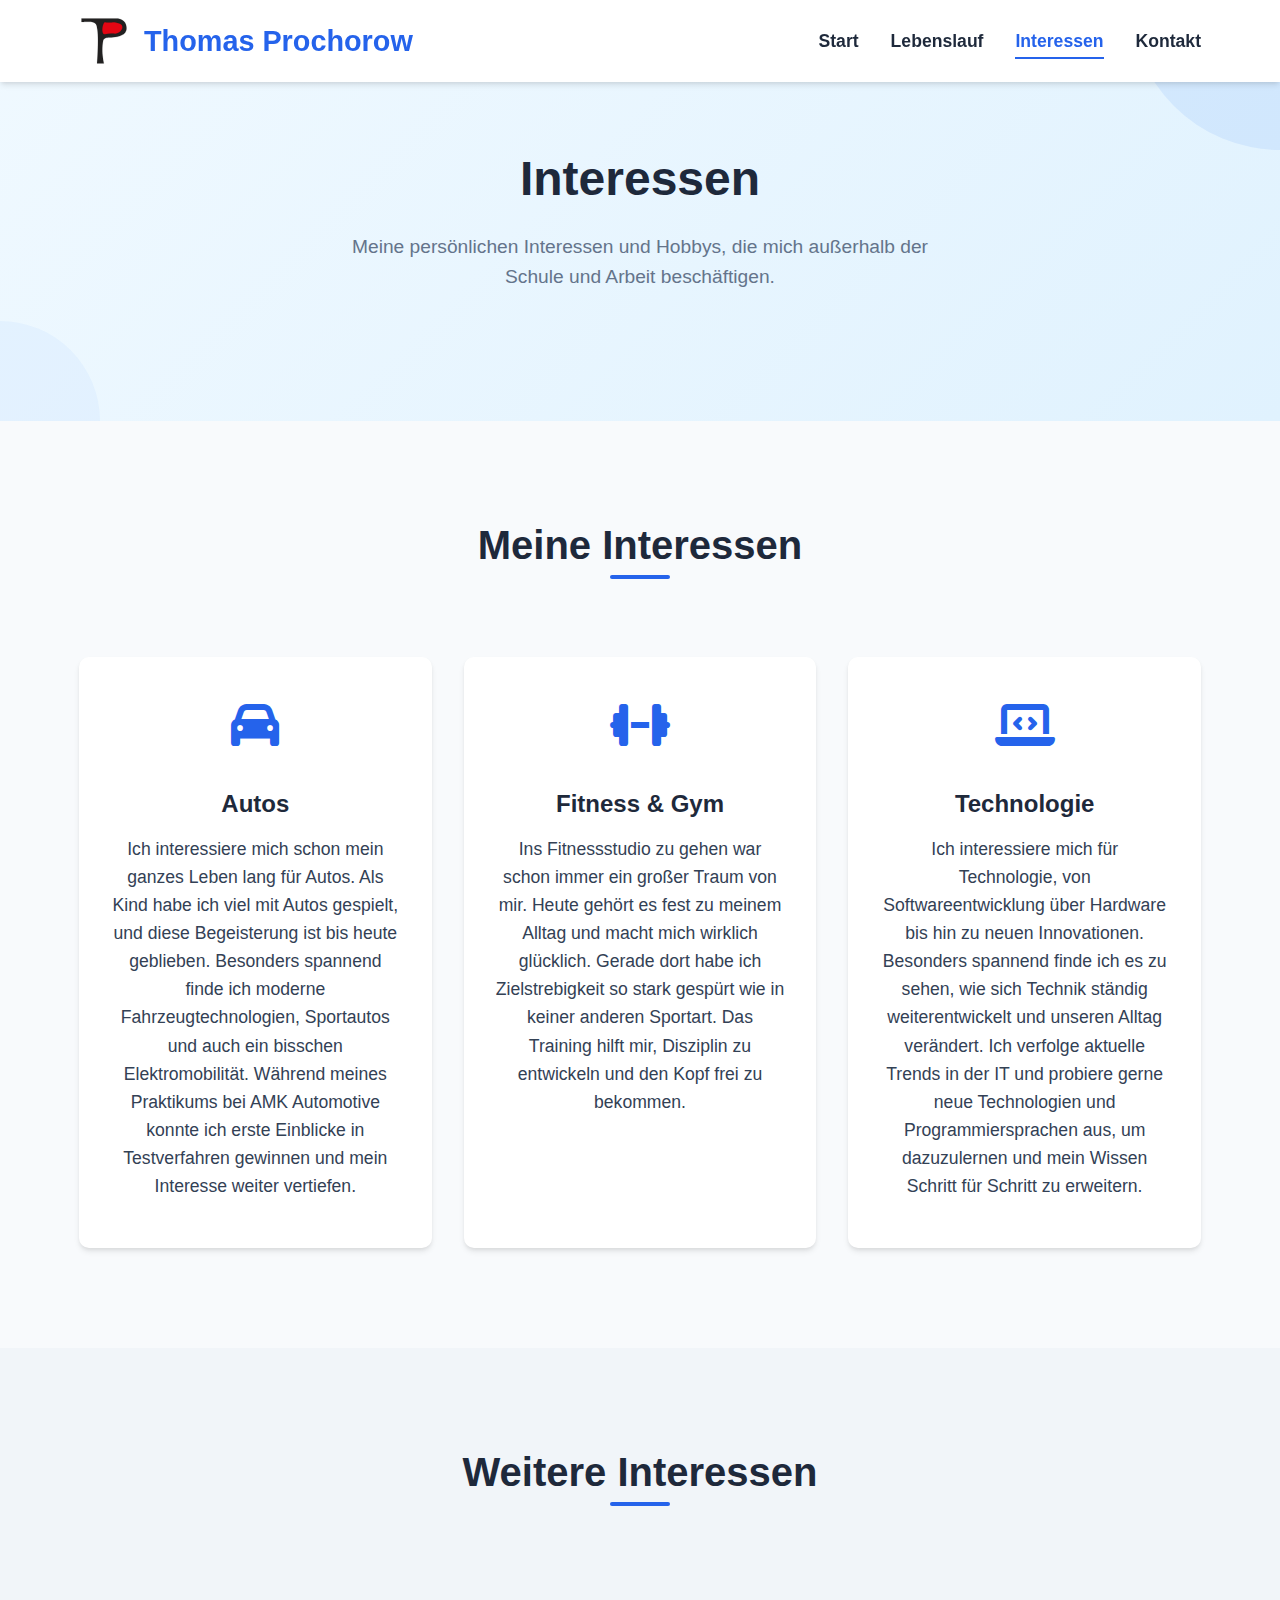
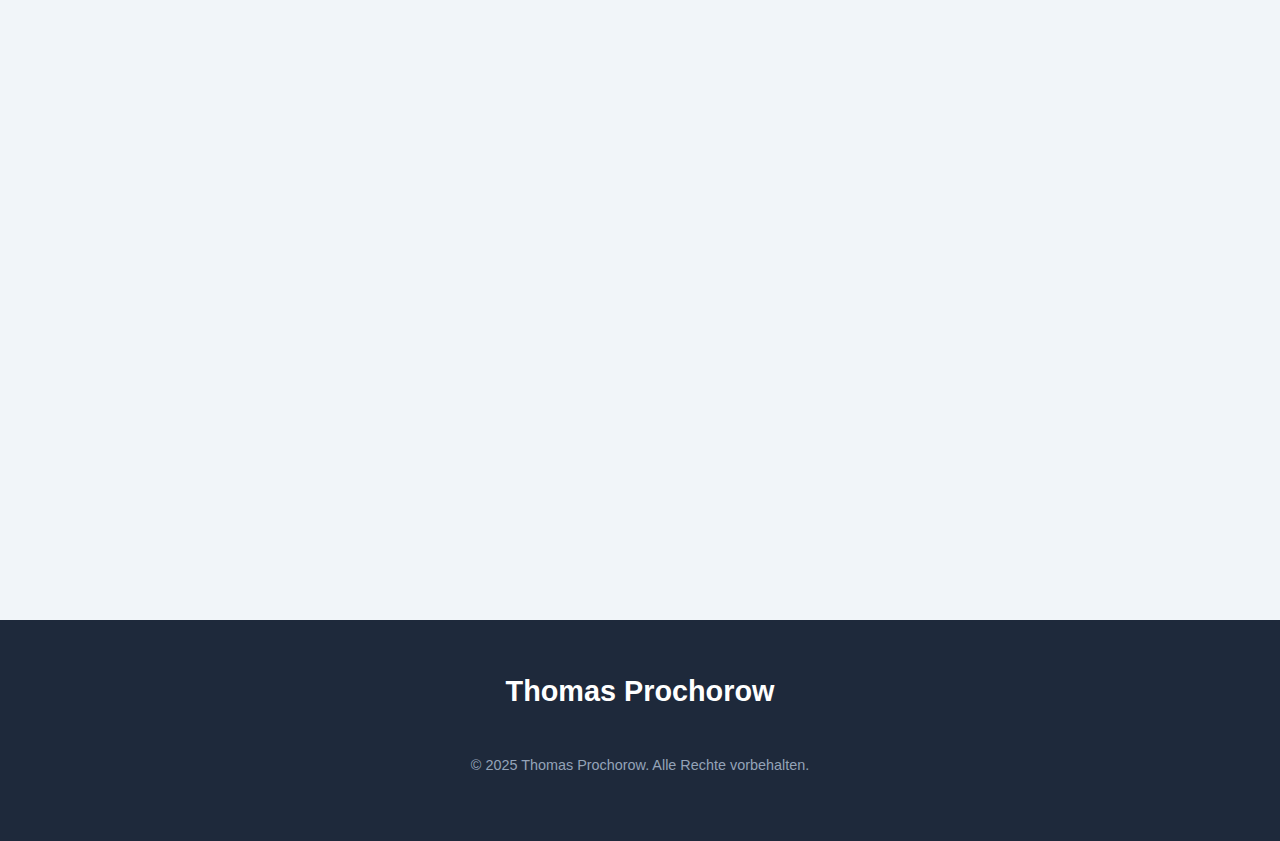
<file: interessen.html>
<!doctype html>
<html lang="de">
<head>
    <meta charset="UTF-8">
    <meta name="viewport" content="width=device-width, initial-scale=1.0">
    <title>Thomas Prochorow | Interessen</title>
    <link rel="stylesheet" href="style.css">
    <link rel="stylesheet" href="https://cdnjs.cloudflare.com/ajax/libs/font-awesome/6.4.0/css/all.min.css">
</head>
<body>
    <!-- Header & Navigation -->
    <header class="main-header">
        <div class="container">
            <nav class="main-nav">
                <div class="logo">
                    <!-- LOGO HINZUGEFÜGT -->
                    <img src="Logo.svg" alt="Logo" class="site-logo">
                    <a href="index.html">Thomas Prochorow</a>
                </div>
                
                <ul class="nav-menu">
                    <li class="nav-item">
                        <a href="index.html" class="nav-link">Start</a>
                    </li>
                    <li class="nav-item">
                        <a href="lebenslauf.html" class="nav-link">Lebenslauf</a>
                    </li>
                    <li class="nav-item">
                        <a href="interessen.html" class="nav-link active">Interessen</a>
                    </li>
                    <li class="nav-item">
                        <a href="kontakt.html" class="nav-link">Kontakt</a>
                    </li>
                </ul>
                
                <div class="burger">
                    <i class="fas fa-bars"></i>
                </div>
            </nav>
        </div>
    </header>

    <!-- Interessen Hero -->
    <section class="hero" style="padding: 150px 0 80px; background: linear-gradient(135deg, #f0f9ff 0%, #e0f2fe 100%);">
        <div class="container">
            <div class="hero-content">
                <h1>Interessen</h1>
                <p class="hero-description" style="max-width: 600px;">
                    Meine persönlichen Interessen und Hobbys, die mich außerhalb der Schule und Arbeit beschäftigen.
                </p>
            </div>
        </div>
    </section>

    <!-- Interessen Grid -->
    <section class="section">
        <div class="container">
            <div class="section-title">
                <h2>Meine Interessen</h2>
            </div>
            
            <div class="interests-grid">
                <div class="card interest-card">
                    <div class="interest-icon">
                        <i class="fas fa-car"></i>
                    </div>
                    <h3>Autos</h3>
                    <p>
                        Ich interessiere mich schon mein ganzes Leben lang für Autos. Als Kind habe ich viel mit Autos gespielt, und diese Begeisterung ist bis heute geblieben. Besonders spannend finde ich moderne Fahrzeugtechnologien, Sportautos und auch ein bisschen Elektromobilität. Während meines Praktikums bei AMK Automotive konnte ich erste Einblicke in Testverfahren gewinnen und mein Interesse weiter vertiefen.
                    </p>
                </div>
                
                <div class="card interest-card">
                    <div class="interest-icon">
                        <i class="fas fa-dumbbell"></i>
                    </div>
                    <h3>Fitness & Gym</h3>
                    <p>
                        Ins Fitnessstudio zu gehen war schon immer ein großer Traum von mir. Heute gehört es fest zu meinem Alltag und macht mich wirklich glücklich. Gerade dort habe ich Zielstrebigkeit so stark gespürt wie in keiner anderen Sportart. Das Training hilft mir, Disziplin zu entwickeln und den Kopf frei zu bekommen.
                </div>
                
                <div class="card interest-card">
                    <div class="interest-icon">
                        <i class="fas fa-laptop-code"></i>
                    </div>
                    <h3>Technologie</h3>
                    <p>
         Ich interessiere mich für Technologie, von Softwareentwicklung über Hardware bis hin zu neuen Innovationen. Besonders spannend finde ich es zu sehen, wie sich Technik ständig weiterentwickelt und unseren Alltag verändert. Ich verfolge aktuelle Trends in der IT und probiere gerne neue Technologien und Programmiersprachen aus, um dazuzulernen und mein Wissen Schritt für Schritt zu erweitern.
                    </p>
                </div>
            </div>
        </div>
    </section>

    <!-- Zusätzliche Interessen -->
    <section class="section section-alt">
        <div class="container">
            <div class="section-title">
                <h2>Weitere Interessen</h2>
            </div>
            
            <div class="interests-grid">
                <div class="card interest-card">
                    <div class="interest-icon">
                        <i class="fas fa-camera"></i>
                    </div>
                    <h3>Fotografie & Bildbearbeitung</h3>
                    <p>
                 Während meines Praktikums bei Mix-Markt habe ich Produkte fotografiert und bearbeitet. Diese Erfahrung hat mein Interesse an Fotografie und digitaler Bildbearbeitung weiter vertieft und mir gezeigt, wie viel Spaß es macht, Bilder kreativ zu gestalten.
                    </p>
                </div>
                
                <div class="card interest-card">
                    <div class="interest-icon">
                        <i class="fas fa-globe"></i>
                    </div>
                    <h3>Sprachen & Kulturen</h3>
                    <p>
                        Als zweisprachig aufgewachsener Deutsch-Russe schätze ich kulturelle Vielfalt sehr. Ich reise gerne und finde es spannend zu sehen, wie Menschen in anderen Ländern leben, was sie essen und welche Traditionen sie haben. Außerdem arbeite ich ständig daran, mein Englisch zu verbessern und interessiere mich für das, was weltweit passiert.
                    </p>
                </div>
                
                <div class="card interest-card">
                    <div class="interest-icon">
                        <i class="fas fa-lightbulb"></i>
                    </div>
                    <h3>Kreatives Gestalten</h3>
                    <p>
                   Durch meine Erfahrungen mit InDesign, Illustrator und Photoshop habe ich meine kreative Seite entdeckt. Das Gestalten von Prospekten und anderen Medien macht mir viel Spaß und gibt mir die Möglichkeit, Ideen visuell umzusetzen.
                    </p>
                </div>
            </div>
        </div>
    </section>

    <!-- Footer -->
    <footer class="main-footer">
        <div class="container">
            <div class="footer-content">
                <div class="logo">
                    <a href="index.html" style="color: white;">Thomas Prochorow</a>
                </div>
                
                <p class="copyright">
                    &copy; 2025 Thomas Prochorow. Alle Rechte vorbehalten.
                </p>
            </div>
        </div>
    </footer>

    <script src="script.js"></script>
</body>
</html>
</file>
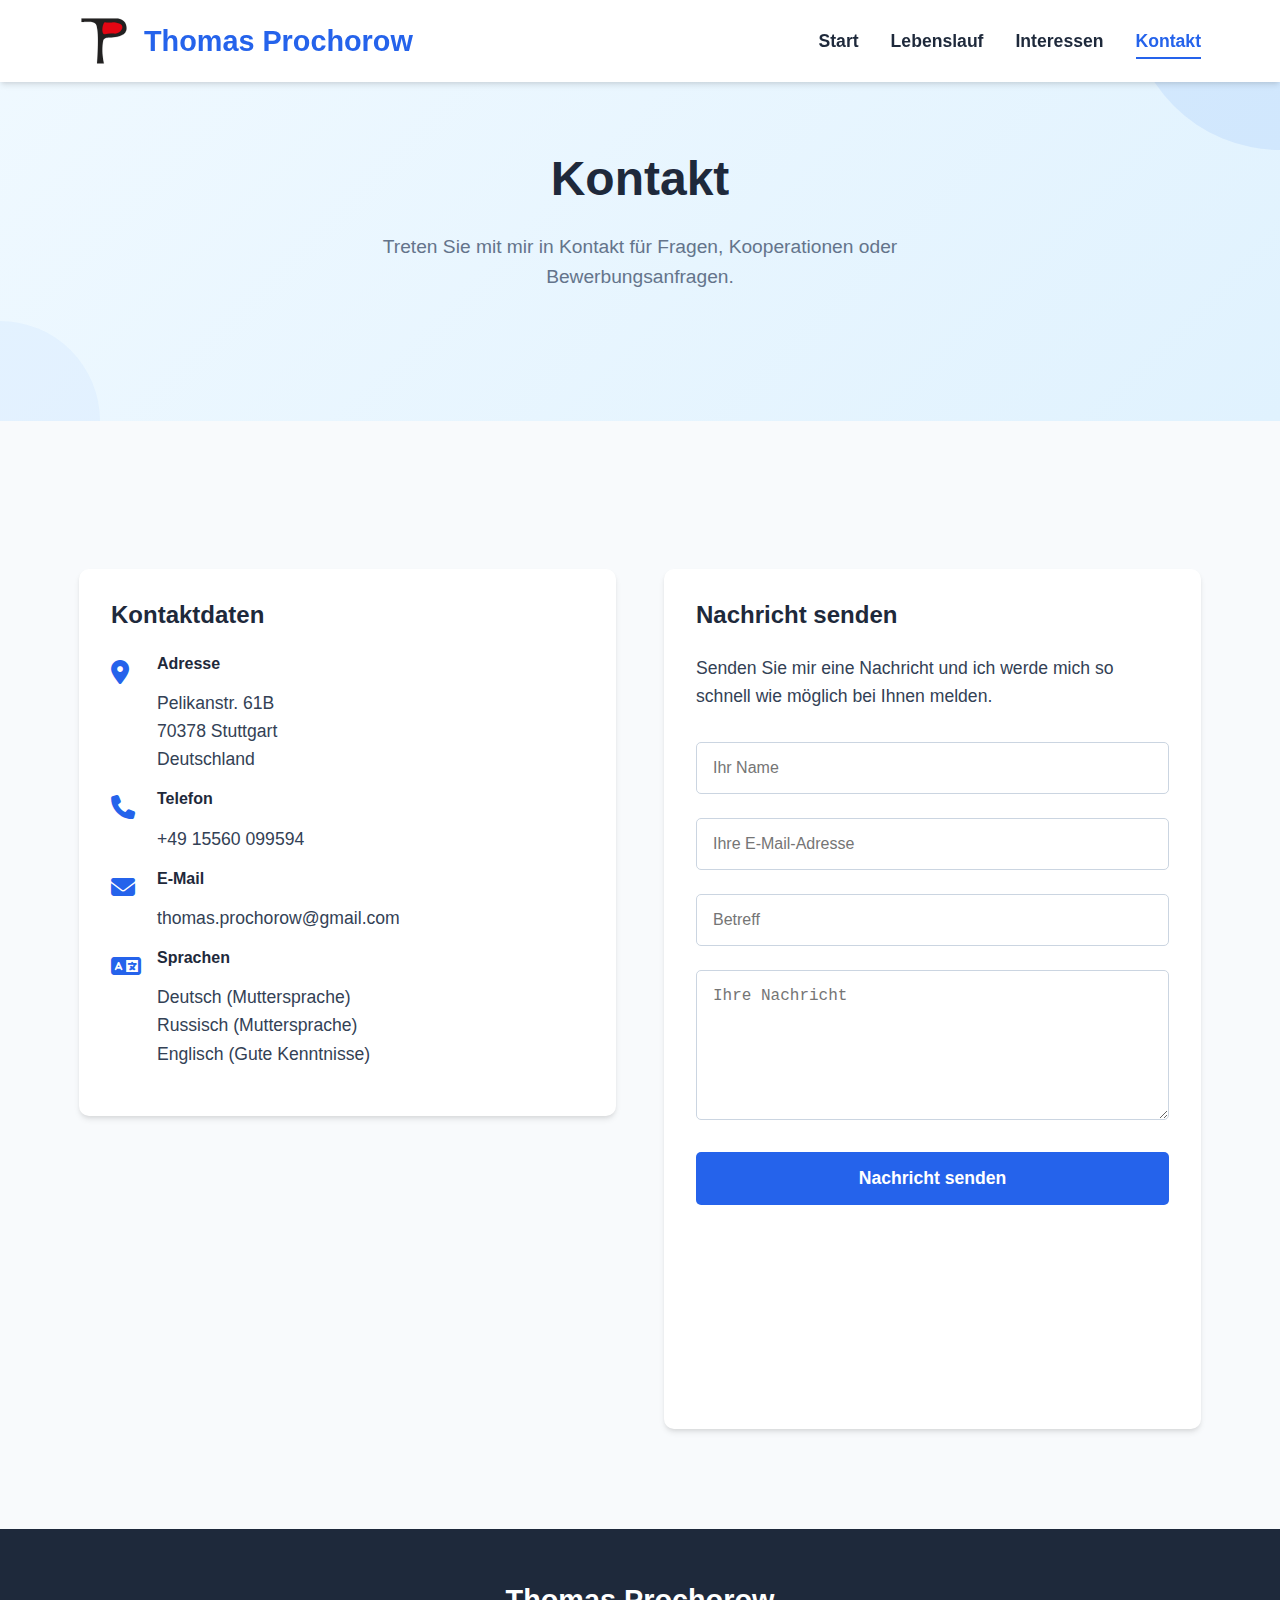
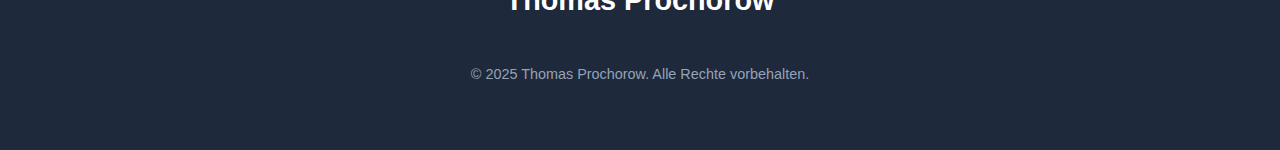
<file: kontakt.html>
<!DOCTYPE html>
<html lang="de">
<head>
    <meta charset="UTF-8">
    <meta name="viewport" content="width=device-width, initial-scale=1.0">
    <title>Thomas Prochorow | Kontakt</title>
    <link rel="stylesheet" href="style.css">
    <link rel="stylesheet" href="https://cdnjs.cloudflare.com/ajax/libs/font-awesome/6.4.0/css/all.min.css">
</head>
<body>
    <!-- Header & Navigation -->
    <header class="main-header">
        <div class="container">
            <nav class="main-nav">
                <div class="logo">
                    <img src="Logo.svg" alt="Logo" class="site-logo">
                    <a href="index.html">Thomas Prochorow</a>
                </div>
                
                <ul class="nav-menu">
                    <li class="nav-item">
                        <a href="index.html" class="nav-link">Start</a>
                    </li>
                    <li class="nav-item">
                        <a href="lebenslauf.html" class="nav-link">Lebenslauf</a>
                    </li>
                    <li class="nav-item">
                        <a href="interessen.html" class="nav-link">Interessen</a>
                    </li>
                    <li class="nav-item">
                        <a href="kontakt.html" class="nav-link active">Kontakt</a>
                    </li>
                </ul>
                
                <div class="burger">
                    <i class="fas fa-bars"></i>
                </div>
            </nav>
        </div>
    </header>

    <!-- Kontakt Hero -->
    <section class="hero" style="padding: 150px 0 80px; background: linear-gradient(135deg, #f0f9ff 0%, #e0f2fe 100%);">
        <div class="container">
            <div class="hero-content">
                <h1>Kontakt</h1>
                <p class="hero-description" style="max-width: 600px;">
                    Treten Sie mit mir in Kontakt für Fragen, Kooperationen oder Bewerbungsanfragen.
                </p>
            </div>
        </div>
    </section>

    <!-- Kontaktinhalt -->
    <section class="section">
        <div class="container">
            <div class="contact-container">
                <!-- Kontaktinformationen -->
                <div class="contact-info">
                    <div class="card">
                        <h3 style="margin-bottom: 1.5rem;">Kontaktdaten</h3>
                        
                        <div class="contact-item">
                            <div class="contact-icon">
                                <i class="fas fa-map-marker-alt"></i>
                            </div>
                            <div>
                                <h4>Adresse</h4>
                                <p>Pelikanstr. 61B<br>70378 Stuttgart<br>Deutschland</p>
                            </div>
                        </div>
                        
                        <div class="contact-item">
                            <div class="contact-icon">
                                <i class="fas fa-phone"></i>
                            </div>
                            <div>
                                <h4>Telefon</h4>
                                <p>+49 15560 099594</p>
                            </div>
                        </div>
                        
                        <div class="contact-item">
                            <div class="contact-icon">
                                <i class="fas fa-envelope"></i>
                            </div>
                            <div>
                                <h4>E-Mail</h4>
                                <p>thomas.prochorow@gmail.com</p>
                            </div>
                        </div>
                        
                        <div class="contact-item">
                            <div class="contact-icon">
                                <i class="fas fa-language"></i>
                            </div>
                            <div>
                                <h4>Sprachen</h4>
                                <p>Deutsch (Muttersprache)<br>Russisch (Muttersprache)<br>Englisch (Gute Kenntnisse)</p>
                            </div>
                        </div>
                    </div>
                    
                    <div class="card">
                        <h3 style="margin-bottom: 1.5rem;">Verfügbarkeit</h3>
                        <p>Ich bin derzeit auf der Suche nach einem Ausbildungsplatz zum <strong>Fachinformatiker für Anwendungsentwicklung</strong> ab September 2026.</p>
                        <p style="margin-top: 1rem;">Für Bewerbungsgespräche und weitere Informationen stehe ich gerne zur Verfügung.</p>
                    </div>
                </div>
                
                <!-- Kontaktformular -->
                <div class="contact-formular">
                    <div class="card">
                        <h3 style="margin-bottom: 1.5rem;">Nachricht senden</h3>
                        <p style="margin-bottom: 2rem;">Senden Sie mir eine Nachricht und ich werde mich so schnell wie möglich bei Ihnen melden.</p>
                        
                        <form class="contact-form" id="contactForm" action="https://formspree.io/f/mvzonqje" method="POST">
                            <div class="form-group">
                                <input type="text" id="name" name="name" placeholder="Ihr Name" required>
                            </div>
                            
                            <div class="form-group">
                                <input type="email" id="email" name="email" placeholder="Ihre E-Mail-Adresse" required>
                            </div>
                            
                            <div class="form-group">
                                <input type="text" id="subject" name="subject" placeholder="Betreff" required>
                            </div>
                            
                            <div class="form-group">
                                <textarea id="message" name="message" placeholder="Ihre Nachricht" required></textarea>
                            </div>
                            
                            <button type="submit" class="submit-btn" id="submitBtn">
                                Nachricht senden
                            </button>
                        </form>
                    </div>
                </div>
            </div>
        </div>
    </section>

    <!-- Footer -->
    <footer class="main-footer">
        <div class="container">
            <div class="footer-content">
                <div class="logo">
                    <a href="index.html" style="color: white;">Thomas Prochorow</a>
                </div>
                
                <p class="copyright">
                    &copy; 2025 Thomas Prochorow. Alle Rechte vorbehalten.
                </p>
            </div>
        </div>
    </footer>

    <script src="script.js"></script>
</body>
</html>
</file>
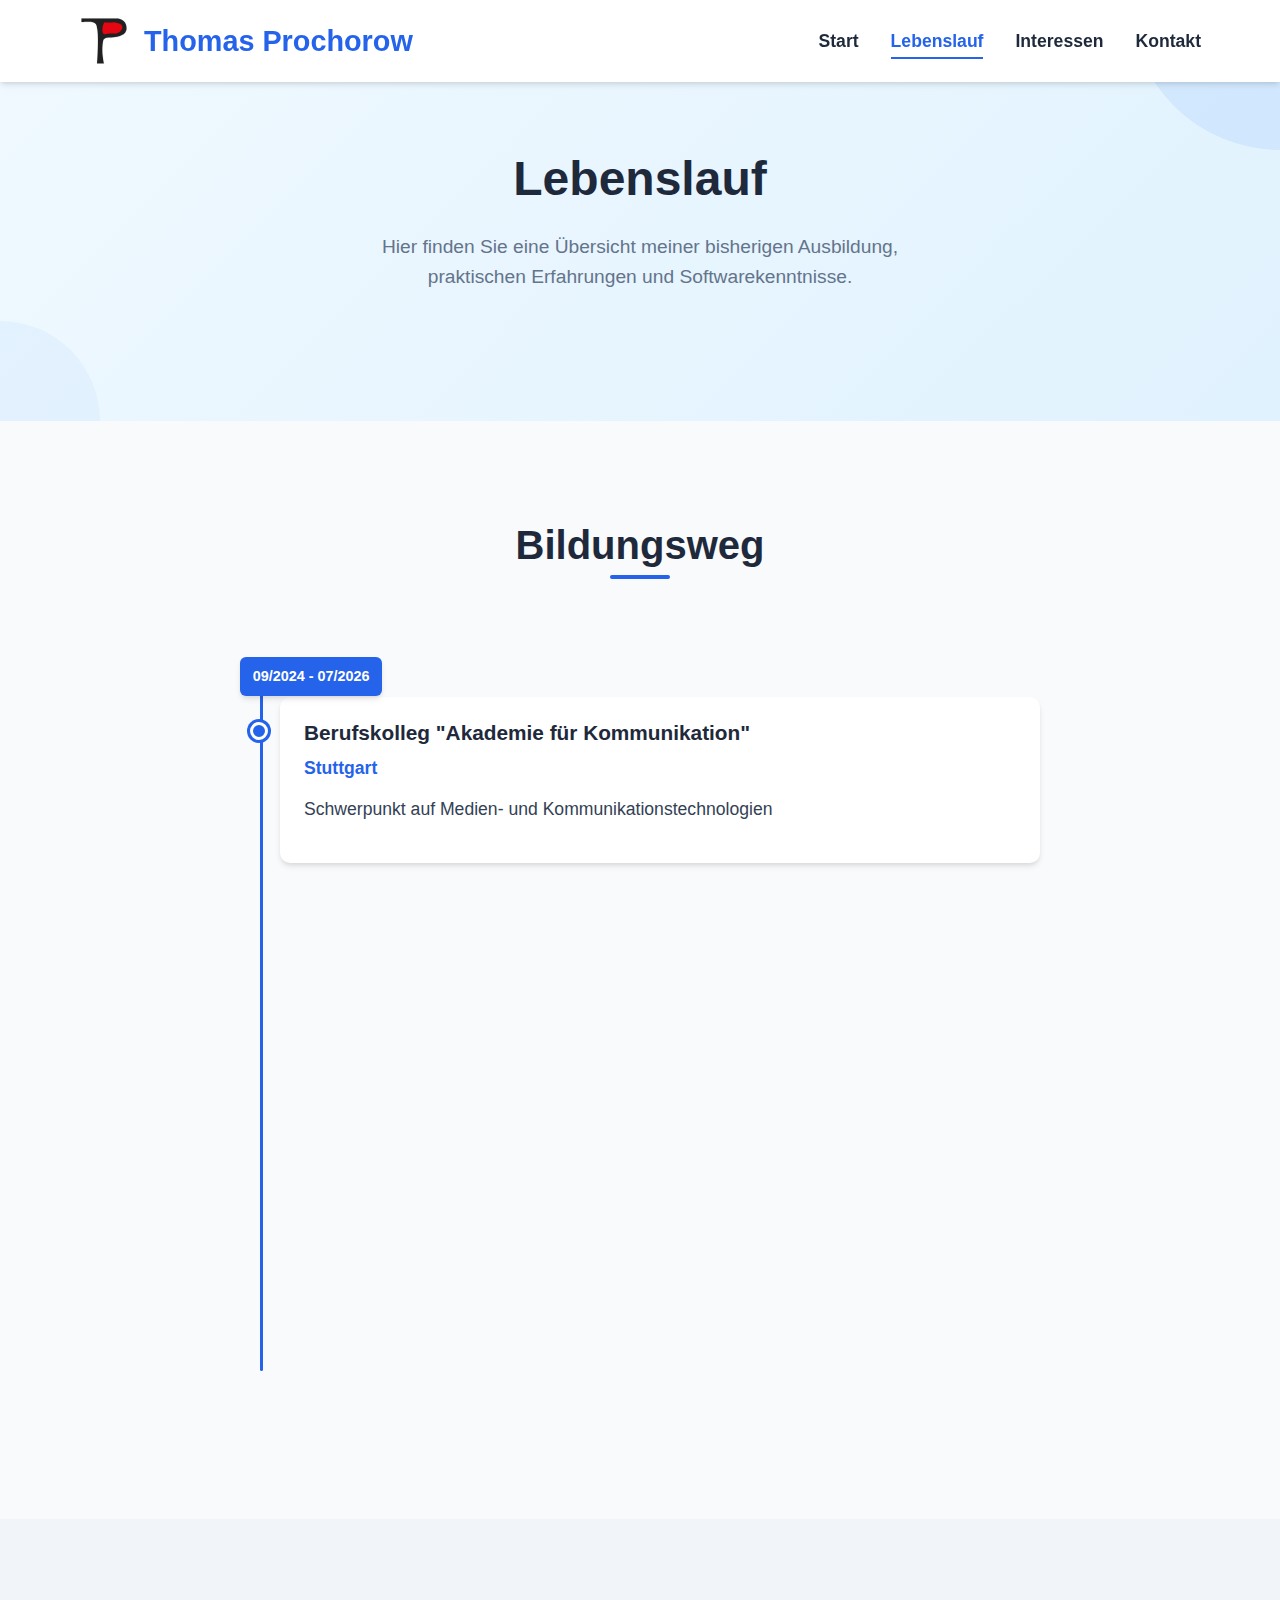
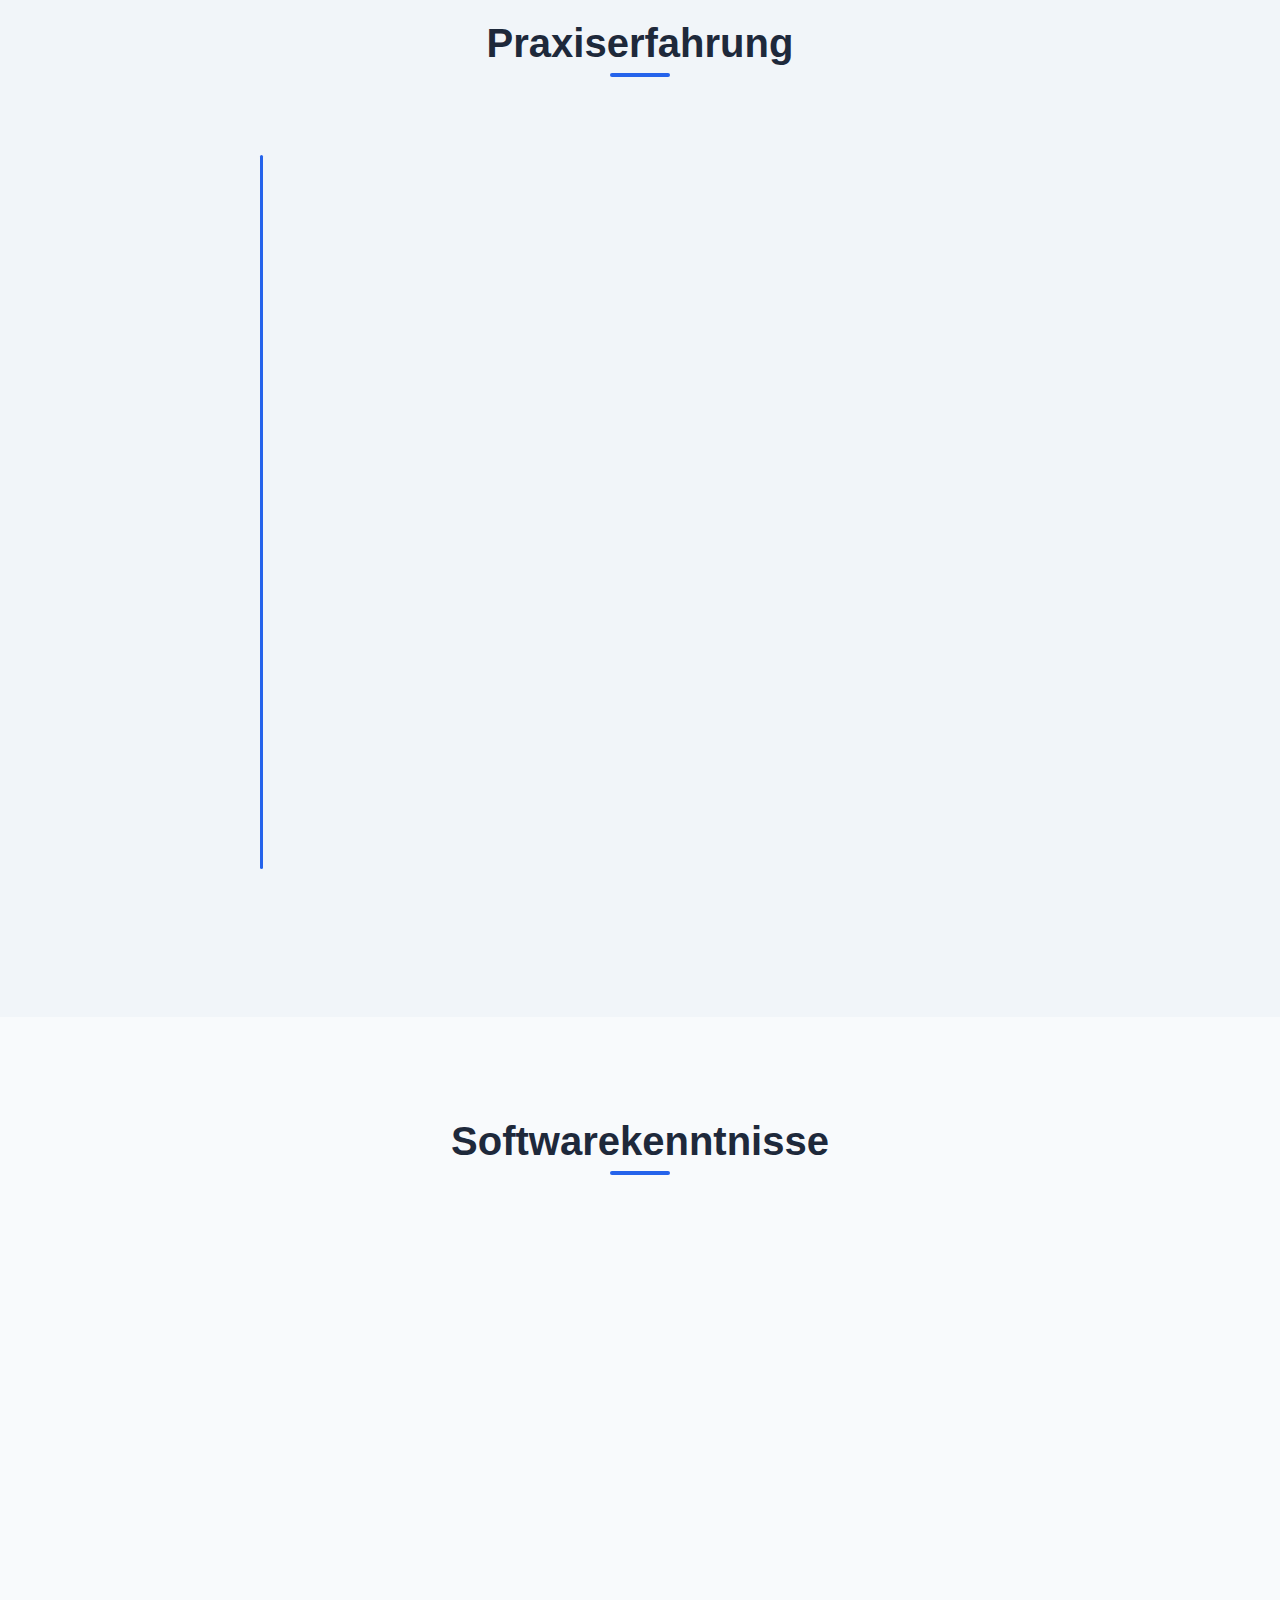
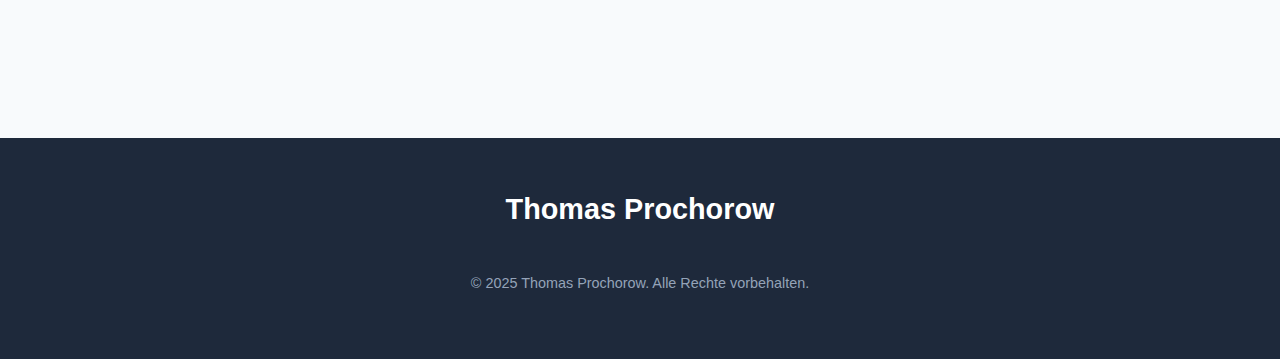
<file: lebenslauf.html>
<!doctype html>
<html lang="de">
<head>
    <meta charset="UTF-8">
    <meta name="viewport" content="width=device-width, initial-scale=1.0">
    <title>Thomas Prochorow | Lebenslauf</title>
    <link rel="stylesheet" href="style.css">
    <link rel="stylesheet" href="https://cdnjs.cloudflare.com/ajax/libs/font-awesome/6.4.0/css/all.min.css">
</head>
<body>
    <!-- Header & Navigation -->
    <header class="main-header">
        <div class="container">
            <nav class="main-nav">
                <div class="logo">
                    <!-- LOGO HINZUGEFÜGT -->
                    <img src="Logo.svg" alt="Logo" class="site-logo">
                    <a href="index.html">Thomas Prochorow</a>
                </div>
                
                <ul class="nav-menu">
                    <li class="nav-item">
                        <a href="index.html" class="nav-link">Start</a>
                    </li>
                    <li class="nav-item">
                        <a href="lebenslauf.html" class="nav-link active">Lebenslauf</a>
                    </li>
                    <li class="nav-item">
                        <a href="interessen.html" class="nav-link">Interessen</a>
                    </li>
                    <li class="nav-item">
                        <a href="kontakt.html" class="nav-link">Kontakt</a>
                    </li>
                </ul>
                
                <div class="burger">
                    <i class="fas fa-bars"></i>
                </div>
            </nav>
        </div>
    </header>

    <!-- Lebenslauf Hero -->
    <section class="hero" style="padding: 150px 0 80px; background: linear-gradient(135deg, #f0f9ff 0%, #e0f2fe 100%);">
        <div class="container">
            <div class="hero-content">
                <h1>Lebenslauf</h1>
                <p class="hero-description" style="max-width: 600px;">
                    Hier finden Sie eine Übersicht meiner bisherigen Ausbildung, praktischen Erfahrungen und Softwarekenntnisse.
                </p>
            </div>
        </div>
    </section>

    <!-- Bildungsweg -->
    <section class="section">
        <div class="container">
            <div class="section-title">
                <h2>Bildungsweg</h2>
            </div>
            
            <div class="timeline">
                <div class="timeline-item">
                    <div class="timeline-date">09/2024 - 07/2026</div>
                    <div class="timeline-content">
                        <h3>Berufskolleg "Akademie für Kommunikation"</h3>
                        <span class="company">Stuttgart</span>
                        <p>Schwerpunkt auf Medien- und Kommunikationstechnologien</p>
                    </div>
                </div>
                
                <div class="timeline-item">
                    <div class="timeline-date">09/2018 - 07/2024</div>
                    <div class="timeline-content">
                        <h3>Realschule "Jörg-Ratgeb-Schule"</h3>
                        <span class="company">Stuttgart</span>
                        <p>Abschluss: Realschulabschluss</p>
                    </div>
                </div>
                
                <div class="timeline-item">
                    <div class="timeline-date">09/2014 - 07/2018</div>
                    <div class="timeline-content">
                        <h3>Grundschule "Helene-Fernau-Horn"</h3>
                        <span class="company">Stuttgart</span>
                        <p>Grundschulbildung</p>
                    </div>
                </div>
            </div>
        </div>
    </section>

    <!-- Praxiserfahrung -->
    <section class="section section-alt">
        <div class="container">
            <div class="section-title">
                <h2>Praxiserfahrung</h2>
            </div>
            
            <div class="timeline">
                <div class="timeline-item">
                    <div class="timeline-date">03/2025 - 03/2025</div>
                    <div class="timeline-content">
                        <h3>2-wöchiges Schulpraktikum</h3>
                        <span class="company">Design-Abteilung der Zentrale Mix-Markt</span>
                        <p><strong>Aufgabe:</strong> Prospekte gestalten und korrigieren, Produkte fotografieren und bearbeiten.</p>
                    </div>
                </div>
                
                <div class="timeline-item">
                    <div class="timeline-date">02/2022 - 02/2022</div>
                    <div class="timeline-content">
                        <h3>1-wöchiges Schulpraktikum</h3>
                        <span class="company">Abteilung Versuch bei AMK Automotive GmbH & Co. KG</span>
                        <p><strong>Aufgabe:</strong> Mithilfe bei der Durchführung von Tests.</p>
                    </div>
                </div>
                
                <div class="timeline-item">
                    <div class="timeline-date">07/2021 - 07/2021</div>
                    <div class="timeline-content">
                        <h3>1-wöchiges Schulpraktikum</h3>
                        <span class="company">Konditorei Eresmann</span>
                        <p><strong>Aufgabe:</strong> Kuchen backen und anschließend für den weiteren Verkauf verpacken.</p>
                    </div>
                </div>
            </div>
        </div>
    </section>

    <!-- Softwarekenntnisse -->
    <section class="section">
        <div class="container">
            <div class="section-title">
                <h2>Softwarekenntnisse</h2>
            </div>
            
            <div class="skills-grid">
                <div class="card">
                    <h3>Design & Medien</h3>
                    <div class="skill-item">
                        <span class="skill-name">Adobe InDesign</span>
                        <span class="skill-level">Gute Kenntnisse</span>
                    </div>
                    <div class="skill-item">
                        <span class="skill-name">Adobe Illustrator</span>
                        <span class="skill-level">Sehr gute Kenntnisse</span>
                    </div>
                    <div class="skill-item">
                        <span class="skill-name">Adobe Photoshop</span>
                        <span class="skill-level">Gute Kenntnisse</span>
                    </div>
                    <div class="skill-item">
                        <span class="skill-name">Adobe Dreamweaver</span>
                        <span class="skill-level">Gute Kenntnisse</span>
                    </div>
                </div>
                
                <div class="card">
                    <h3>Programmierung & Entwicklung</h3>
                    <div class="skill-item">
                        <span class="skill-name">SolidWorks</span>
                        <span class="skill-level">Gute Kenntnisse</span>
                    </div>
                    <div class="skill-item">
                        <span class="skill-name">HTML/CSS</span>
                        <span class="skill-level">Gute Kenntnisse</span>
                    </div>
                    <div class="skill-item">
                        <span class="skill-name">JavaScript</span>
                        <span class="skill-level">Grundkenntnisse</span>
                    </div>
					  <div class="skill-item">
                        <span class="skill-name">PHP</span>
                        <span class="skill-level">Grundkenntnisse</span>
                    </div>
                </div>
                
                <div class="card">
                    <h3>Büro & Präsentation</h3>
                    <div class="skill-item">
                        <span class="skill-name">Microsoft PowerPoint</span>
                        <span class="skill-level">Gute Kenntnisse</span>
                    </div>
                    <div class="skill-item">
                        <span class="skill-name">Excel</span>
                        <span class="skill-level">Grundkenntnisse</span>
                    </div>
                </div>
            </div>
        </div>
    </section>

    <!-- Footer -->
    <footer class="main-footer">
        <div class="container">
            <div class="footer-content">
                <div class="logo">
                    <a href="index.html" style="color: white;">Thomas Prochorow</a>
                </div>
                
                <p class="copyright">
                    &copy; 2025 Thomas Prochorow. Alle Rechte vorbehalten.
                </p>
            </div>
        </div>
    </footer>

    <script src="script.js"></script>
</body>
</html>
</file>
<file: style.css>
@charset "utf-8";
* {
    margin: 0;
    padding: 0;
    box-sizing: border-box;
}

:root {
    --primary-color: #2563eb;
    --secondary-color: #1e293b;
    --accent-color: #3b82f6;
    --light-color: #f8fafc;
    --dark-color: #334155;
    --gray-color: #64748b;
    --success-color: #10b981;
    --shadow: 0 4px 6px -1px rgba(0, 0, 0, 0.1), 0 2px 4px -1px rgba(0, 0, 0, 0.06);
    --transition: all 0.3s ease;
}

body {
    font-family: 'Segoe UI', Tahoma, Geneva, Verdana, sans-serif;
    line-height: 1.6;
    color: var(--dark-color);
    background-color: var(--light-color);
    overflow-x: hidden;
}

.container {
    width: 90%;
    max-width: 1200px;
    margin: 0 auto;
    padding: 0 15px;
}

/* ===== TYPOGRAPHY ===== */
h1, h2, h3, h4 {
    color: var(--secondary-color);
    margin-bottom: 1rem;
    font-weight: 700;
    line-height: 1.2;
}

h1 {
    font-size: 3rem;
}

h2 {
    font-size: 2.5rem;
    position: relative;
    display: inline-block;
    margin-bottom: 2.5rem;
}

h2::after {
    content: '';
    position: absolute;
    left: 0;
    bottom: -10px;
    width: 60px;
    height: 4px;
    background-color: var(--primary-color);
    border-radius: 2px;
}

h3 {
    font-size: 1.5rem;
}

p {
    margin-bottom: 1rem;
    font-size: 1.1rem;
}

.section-title {
    text-align: center;
    margin-bottom: 3rem;
}

.section-title h2::after {
    left: 50%;
    transform: translateX(-50%);
}

/* ===== NAVIGATION ===== */
.main-header {
    background-color: white;
    box-shadow: var(--shadow);
    position: fixed;
    top: 0;
    width: 100%;
    z-index: 1000;
}

.main-nav {
    display: flex;
    justify-content: space-between;
    align-items: center;
    padding: 1rem 0;
}

.logo a {
    font-size: 1.8rem;
    font-weight: 700;
    color: var(--primary-color);
    text-decoration: none;
    transition: var(--transition);
}

.logo a:hover {
    color: var(--secondary-color);
}

.nav-menu {
    display: flex;
    list-style: none;
}

.nav-item {
    margin-left: 2rem;
}

.nav-link {
    color: var(--secondary-color);
    text-decoration: none;
    font-weight: 600;
    font-size: 1.1rem;
    padding: 0.5rem 0;
    position: relative;
    transition: var(--transition);
}

.nav-link::after {
    content: '';
    position: absolute;
    width: 0;
    height: 2px;
    background-color: var(--primary-color);
    left: 0;
    bottom: 0;
    transition: var(--transition);
}

.nav-link:hover::after,
.nav-link.active::after {
    width: 100%;
}

.nav-link:hover,
.nav-link.active {
    color: var(--primary-color);
}

.burger {
    display: none;
    cursor: pointer;
    font-size: 1.5rem;
    color: var(--secondary-color);
}

/* ===== HERO SECTION (Startseite) ===== */
.hero {
    padding: 180px 0 100px;
    background: linear-gradient(135deg, #f0f9ff 0%, #e0f2fe 100%);
    text-align: center;
    position: relative;
    overflow: hidden;
}

.hero::before {
    content: '';
    position: absolute;
    width: 300px;
    height: 300px;
    border-radius: 50%;
    background-color: rgba(59, 130, 246, 0.1);
    top: -150px;
    right: -150px;
}

.hero::after {
    content: '';
    position: absolute;
    width: 200px;
    height: 200px;
    border-radius: 50%;
    background-color: rgba(59, 130, 246, 0.05);
    bottom: -100px;
    left: -100px;
}

.hero-content {
    position: relative;
    z-index: 1;
    max-width: 800px;
    margin: 0 auto;
}

.hero h1 {
    margin-bottom: 1.5rem;
    color: var(--secondary-color);
}

.hero-subtitle {
    font-size: 1.5rem;
    color: var(--primary-color);
    margin-bottom: 2rem;
    font-weight: 600;
}

.hero-description {
    font-size: 1.2rem;
    color: var(--gray-color);
    margin-bottom: 3rem;
    max-width: 700px;
    margin-left: auto;
    margin-right: auto;
}

.cta-button {
    display: inline-block;
    background-color: var(--primary-color);
    color: white;
    padding: 1rem 2.5rem;
    border-radius: 50px;
    text-decoration: none;
    font-weight: 600;
    font-size: 1.1rem;
    transition: var(--transition);
    box-shadow: var(--shadow);
    border: 2px solid var(--primary-color);
}

.cta-button:hover {
    background-color: transparent;
    color: var(--primary-color);
    transform: translateY(-3px);
    box-shadow: 0 10px 20px rgba(0, 0, 0, 0.1);
}

/* ===== SECTIONS ===== */
.section {
    padding: 100px 0;
}

.section-alt {
    background-color: #f1f5f9;
}

/* ===== KARTEN / BOXEN ===== */
.card {
    background-color: white;
    border-radius: 10px;
    padding: 2rem;
    box-shadow: var(--shadow);
    transition: var(--transition);
    height: 100%;
}

.card:hover {
    transform: translateY(-5px);
    box-shadow: 0 10px 25px rgba(0, 0, 0, 0.1);
}

/* ===== LEBENSLAUF ===== */
.timeline {
    position: relative;
    max-width: 800px;
    margin: 0 auto;
}

.timeline::before {
    content: '';
    position: absolute;
    left: 20px;
    top: 0;
    bottom: 0;
    width: 3px;
    background-color: var(--primary-color);
    border-radius: 1.5px;
}

.timeline-item {
    position: relative;
    margin-bottom: 3rem;
    padding-top: 40px; /* Platz für das Datum oben */
}

.timeline-date {
    position: absolute;
    left: 0;
    top: 0;
    background-color: var(--primary-color);
    color: white;
    padding: 0.5rem 0.8rem;
    border-radius: 6px;
    font-weight: 600;
    font-size: 0.9rem;
    min-width: 140px;
    text-align: center;
    z-index: 2;
    box-shadow: var(--shadow);
}

.timeline-content {
    background-color: white;
    padding: 1.5rem;
    border-radius: 10px;
    box-shadow: var(--shadow);
    margin-left: 40px; /* Abstand von der Linie */
    position: relative;
}

/* Kleiner Punkt auf der Timeline für jedes Item */
.timeline-content::before {
    content: '';
    position: absolute;
    left: -30px; /* Abstand von der Box */
    top: 25px;
    width: 12px;
    height: 12px;
    background-color: var(--primary-color);
    border-radius: 50%;
    border: 3px solid white;
    box-shadow: 0 0 0 3px var(--primary-color);
    z-index: 1;
}

.timeline-content h3 {
    color: var(--secondary-color);
    margin-bottom: 0.5rem;
    font-size: 1.3rem;
}

.timeline-content .company {
    color: var(--primary-color);
    font-weight: 600;
    margin-bottom: 0.8rem;
    display: block;
    font-size: 1.1rem;
}

.timeline-content p {
    color: var(--dark-color);
    line-height: 1.6;
}

/* ===== INTERESSEN ===== */
.interests-grid {
    display: grid;
    grid-template-columns: repeat(auto-fill, minmax(300px, 1fr));
    gap: 2rem;
    margin-top: 3rem;
}

.interest-card {
    text-align: center;
    padding: 2rem;
}

.interest-icon {
    font-size: 3rem;
    color: var(--primary-color);
    margin-bottom: 1.5rem;
}

.interest-card h3 {
    margin-bottom: 1rem;
}

/* ===== KONTAKT ===== */
.contact-container {
    display: grid;
    grid-template-columns: repeat(auto-fit, minmax(300px, 1fr));
    gap: 3rem;
    margin-top: 3rem;
}

.contact-info {
    display: flex;
    flex-direction: column;
    gap: 1.5rem;
}

.contact-item {
    display: flex;
    align-items: flex-start;
    gap: 1rem;
}

.contact-icon {
    font-size: 1.5rem;
    color: var(--primary-color);
    min-width: 30px;
}

.contact-form input,
.contact-form textarea {
    width: 100%;
    padding: 1rem;
    margin-bottom: 1.5rem;
    border: 1px solid #cbd5e1;
    border-radius: 5px;
    font-size: 1rem;
    transition: var(--transition);
}

.contact-form input:focus,
.contact-form textarea:focus {
    outline: none;
    border-color: var(--primary-color);
    box-shadow: 0 0 0 3px rgba(37, 99, 235, 0.1);
}

.contact-form textarea {
    min-height: 150px;
    resize: vertical;
}

.submit-btn {
    background-color: var(--primary-color);
    color: white;
    border: none;
    padding: 1rem 2.5rem;
    border-radius: 5px;
    font-size: 1.1rem;
    font-weight: 600;
    cursor: pointer;
    transition: var(--transition);
    display: block;
    width: 100%;
}

.submit-btn:hover {
    background-color: var(--secondary-color);
}

/* ===== SOFTWARE SKILLS ===== */
.skills-grid {
    display: grid;
    grid-template-columns: repeat(auto-fit, minmax(320px, 350px));
    justify-content: center;
    gap: 2rem;
    margin-top: 3rem;
}

.skill-item {
    display: flex;
    justify-content: space-between;
    align-items: center;
    margin-bottom: 1.2rem;
    padding-bottom: 0.8rem;
    border-bottom: 1px solid #e2e8f0;
}

.skill-item:last-child {
    border-bottom: none;
    margin-bottom: 0;
    padding-bottom: 0;
}

.skill-name {
    font-weight: 600;
    color: var(--secondary-color);
    font-size: 1.05rem;
}

.skill-level {
    color: var(--primary-color);
    font-weight: 700;
    background-color: #eff6ff;
    padding: 0.3rem 0.8rem;
    border-radius: 20px;
    font-size: 0.9rem;
}
/* ===== FOOTER ===== */
.main-footer {
    background-color: var(--secondary-color);
    color: white;
    padding: 3rem 0;
    text-align: center;
}

.footer-content {
    display: flex;
    flex-direction: column;
    align-items: center;
    gap: 1.5rem;
}

.social-links {
    display: flex;
    gap: 1.5rem;
}

.social-link {
    color: white;
    font-size: 1.5rem;
    transition: var(--transition);
}

.social-link:hover {
    color: var(--primary-color);
    transform: translateY(-3px);
}

.copyright {
    color: #94a3b8;
    font-size: 0.9rem;
    margin-top: 1rem;
}

/* ===== MOBILE RESPONSIVE ===== */
@media (max-width: 992px) {
    h1 {
        font-size: 2.5rem;
    }
    
    h2 {
        font-size: 2rem;
    }
}

@media (max-width: 768px) {
    .nav-menu {
        position: fixed;
        top: 70px;
        left: -100%;
        flex-direction: column;
        background-color: white;
        width: 100%;
        text-align: center;
        transition: 0.3s;
        box-shadow: 0 10px 10px rgba(0, 0, 0, 0.1);
        padding: 2rem 0;
        z-index: 999;
    }
    
    .nav-menu.active {
        left: 0;
    }
    
    .nav-item {
        margin: 1rem 0;
    }
    
    .burger {
        display: block;
    }
    
    .hero {
        padding: 150px 0 80px;
    }
    
    .section {
        padding: 80px 0;
    }
    
    .timeline::before {
        left: 20px;
    }
    
    .timeline-item {
        padding-left: 50px;
    }
    
    .timeline-date {
        min-width: 90px;
        padding: 0.5rem;
        font-size: 0.9rem;
    }
}

@media (max-width: 576px) {
    h1 {
        font-size: 2rem;
    }
    
    h2 {
        font-size: 1.8rem;
    }
    
    .hero-subtitle {
        font-size: 1.2rem;
    }
    
    .contact-container {
        grid-template-columns: 1fr;
    }
}
/* ===== HERO MIT FOTO ===== */
.hero-content-with-photo {
    display: flex;
    flex-direction: column;
    align-items: center;
    gap: 3rem;
}

.hero-text {
    width: 100%;
    text-align: center;
}

.hero-photo {
    width: 100%;
    display: flex;
    justify-content: center;
}

/* Profilfoto Styles */
.profile-image-container {
    width: 200px;
    height: 200px;
    border-radius: 50%;
    overflow: hidden;
    border: 5px solid white;
    box-shadow: 0 10px 30px rgba(0, 0, 0, 0.15);
    background-color: #f1f5f9;
}

.profile-image {
    width: 100%;
    height: 100%;
    object-fit: cover;
    transition: all 0.3s ease;
}

.profile-image:hover {
    transform: scale(1.05);
}

/* Für Desktop (größere Bildschirme) */
@media (min-width: 992px) {
    .hero-content-with-photo {
        flex-direction: row;
        align-items: center;
        justify-content: space-between;
        gap: 4rem;
        text-align: left;
    }
    
    .hero-text {
        width: 55%;
        text-align: left;
    }
    
    .hero-photo {
        width: 40%;
        justify-content: flex-end;
    }
    
    .profile-image-container {
        width: 280px;
        height: 280px;
    }
}

/* Für Tablets (mittlere Bildschirme) */
@media (min-width: 768px) and (max-width: 991px) {
    .hero-content-with-photo {
        flex-direction: column;
        gap: 2.5rem;
    }
    
    .profile-image-container {
        width: 220px;
        height: 220px;
    }
}

/* Für sehr kleine Handys */
@media (max-width: 576px) {
    .profile-image-container {
        width: 180px;
        height: 180px;
        border-width: 4px;
    }
}
/* ============ LOGO GRÖßER ============ */

/* Logo-Styling für Navigation und Footer */
.logo {
    display: flex;
    align-items: center;
    gap: 15px; /* Etwas mehr Abstand */
}

.site-logo {
    height: 50px; /* GRÖßER: vorher 40px */
    width: auto;
    display: block;
    transition: transform 0.3s ease; /* Sanfte Animation */
}

/* Hover-Effekt für Logo (optional) */
.site-logo:hover {
    transform: scale(1.05); /* Leichte Vergrößerung bei Hover */
}

/* Für den Footer: Logo weiß machen */
.main-footer .site-logo {
    height: 45px; /* GRÖßER: vorher 35px */
}

/* Responsive Anpassungen */
@media (max-width: 768px) {
    .site-logo {
        height: 40px; /* GRÖßER auf Mobilgeräten: vorher 32px */
    }
    
    .main-footer .site-logo {
        height: 35px; /* GRÖßER auf Mobilgeräten */
    }
    
    .logo {
        gap: 10px; /* Etwas weniger Abstand auf Mobilgeräten */
    }
}

/* Bei sehr kleinen Bildschirmen */
@media (max-width: 480px) {
    .site-logo {
        height: 35px; /* Etwas kleiner für sehr kleine Bildschirme */
    }
    
    .main-footer .site-logo {
        height: 30px;
    }
}
</file>
